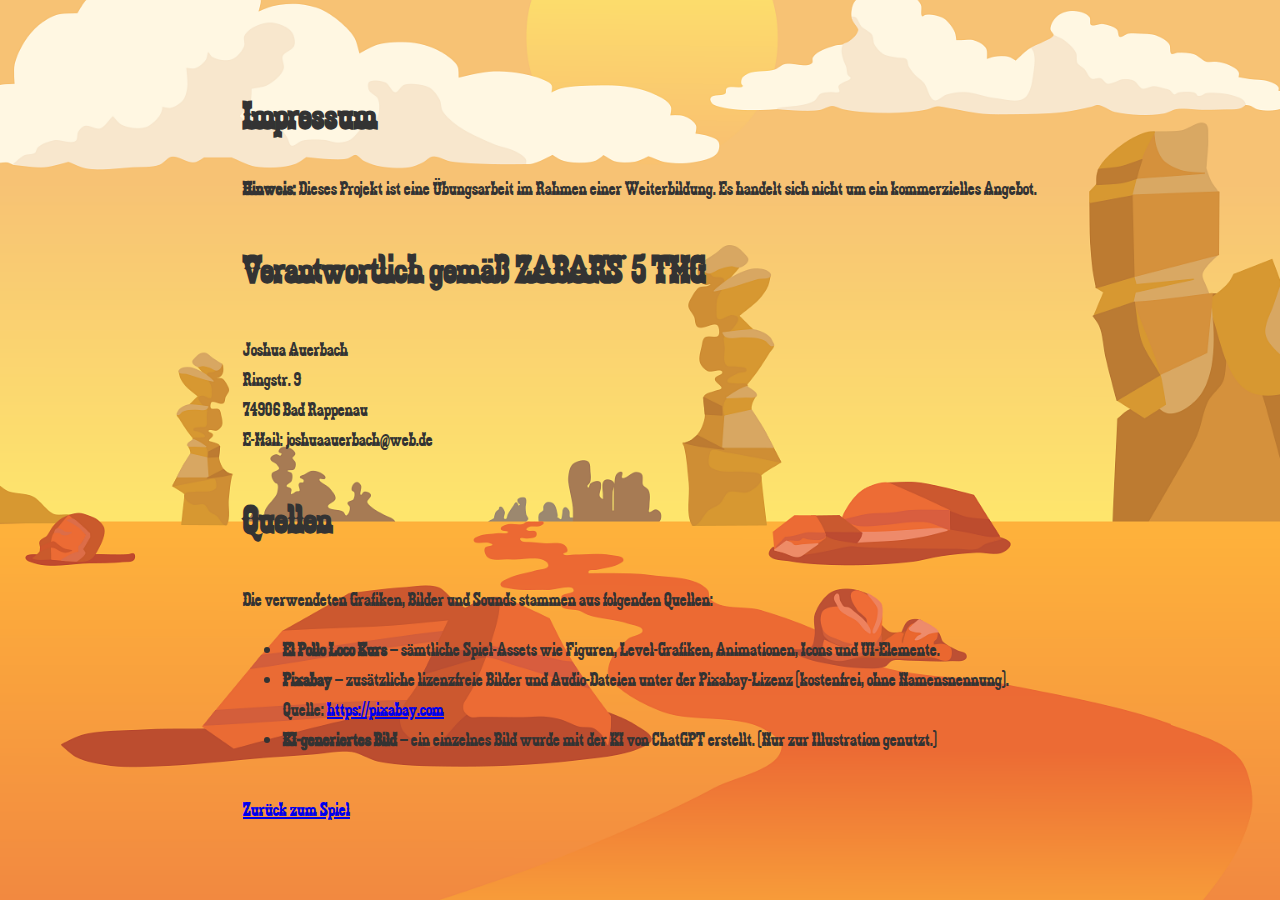
<file: html/imprint.html>
<!DOCTYPE html>
<html lang="de">
  <head>
    <meta charset="UTF-8" />
    <meta name="viewport" content="width=device-width, initial-scale=1.0" />
    <title>Impressum</title>
    <link rel="stylesheet" href="../css/base.css"/>
  </head>
  <body>
    <main
      class="impressum"
      style="max-width: 800px; margin: 20px auto; padding: 20px"
    >
      <h1>Impressum</h1>

      <p>
        <strong>Hinweis:</strong> Dieses Projekt ist eine Übungsarbeit im Rahmen
        einer Weiterbildung. Es handelt sich nicht um ein kommerzielles Angebot.
      </p>

      <h2>Verantwortlich gemäß § 5 TMG</h2>
      <p>
        Joshua Auerbach<br />
        Ringstr. 9<br />
        74906 Bad Rappenau<br />
        E-Mail: joshuaauerbach@web.de
      </p>

      <h2>Quellen</h2>

      <p>
        Die verwendeten Grafiken, Bilder und Sounds stammen aus folgenden
        Quellen:
      </p>

      <ul>
        <li>
          <strong>El Pollo Loco Kurs</strong> – sämtliche Spiel-Assets wie
          Figuren, Level-Grafiken, Animationen, Icons und UI-Elemente.
        </li>

        <li>
          <strong>Pixabay</strong> – zusätzliche lizenzfreie Bilder und
          Audio-Dateien unter der Pixabay-Lizenz (kostenfrei, ohne
          Namensnennung).
          <br />
          Quelle:
          <a href="https://pixabay.com" target="_blank">https://pixabay.com</a>
        </li>

        <li>
          <strong>KI-generiertes Bild</strong> – ein einzelnes Bild wurde mit
          der KI von ChatGPT erstellt. (Nur zur Illustration genutzt.)
        </li>
      </ul>

      <p style="margin-top: 40px">
        <a href="../index.html">Zurück zum Spiel</a>
      </p>
    </main>
  </body>
</html>
</file>
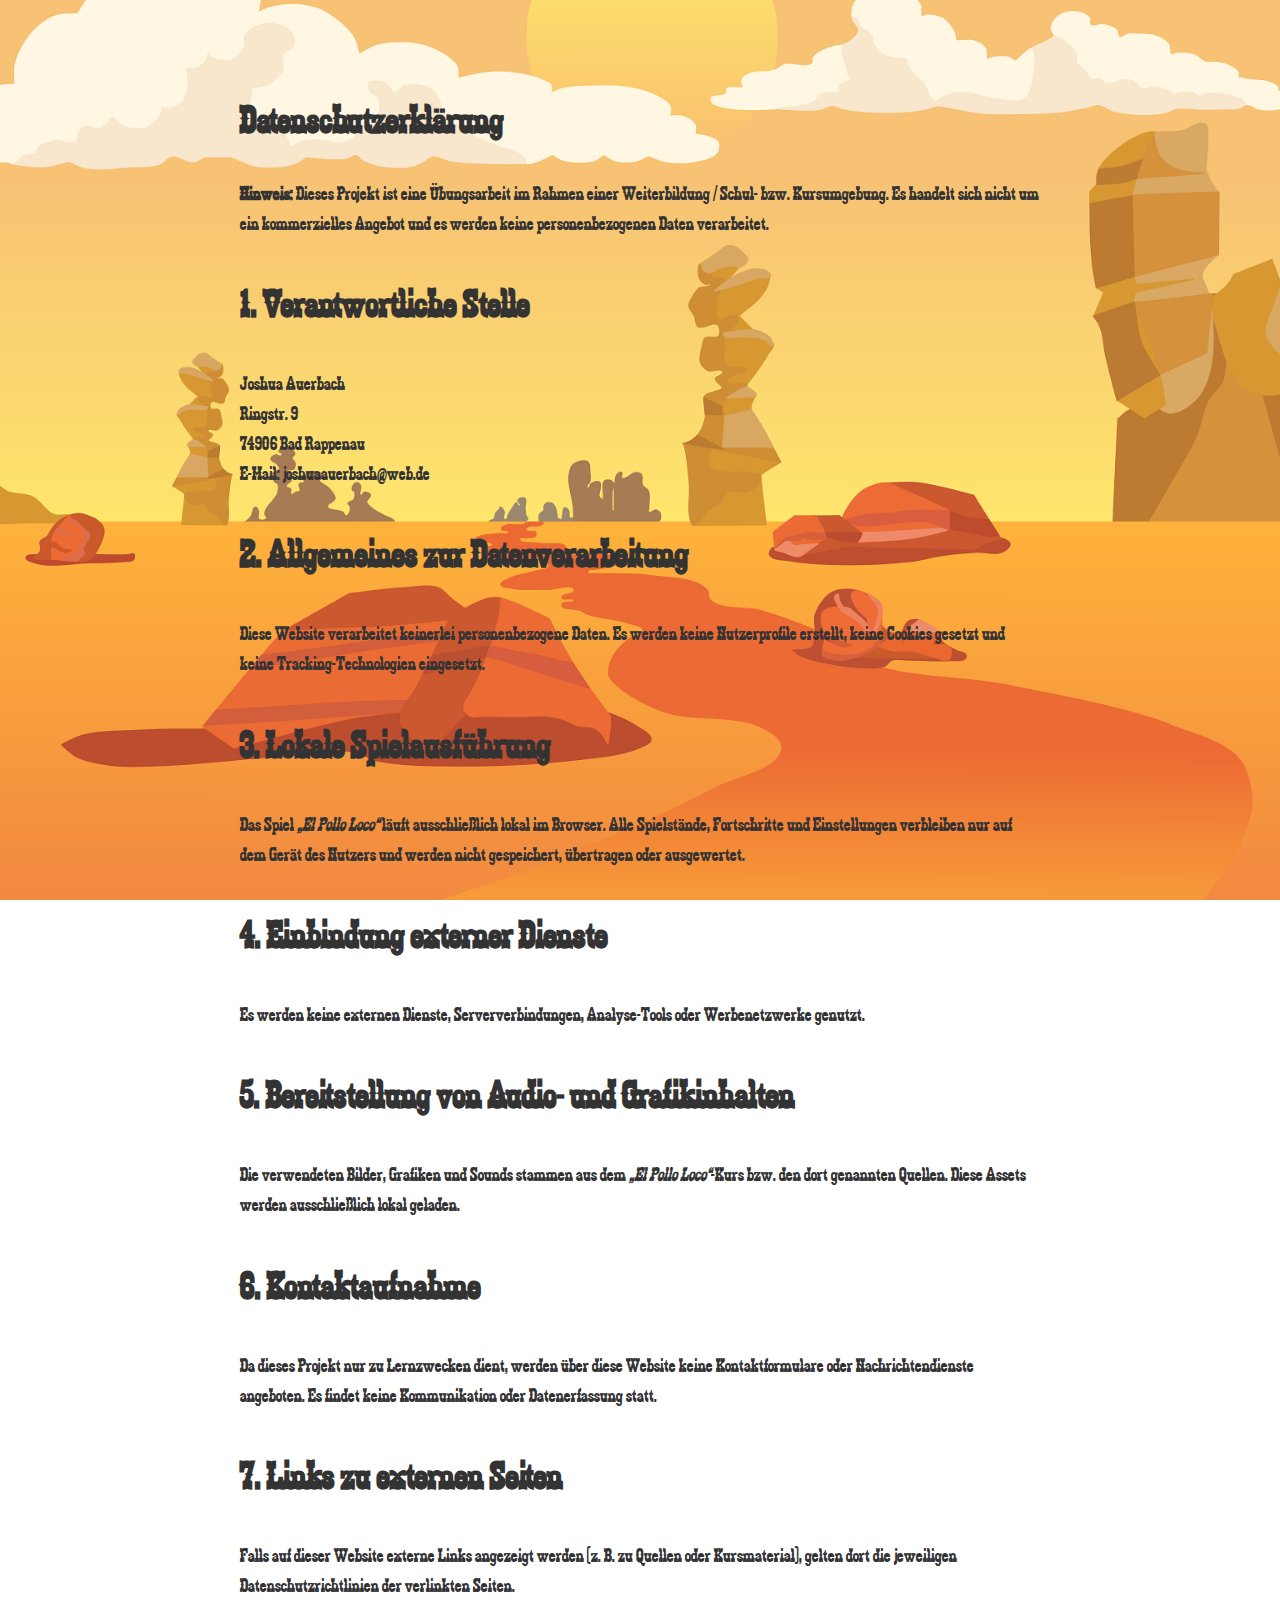
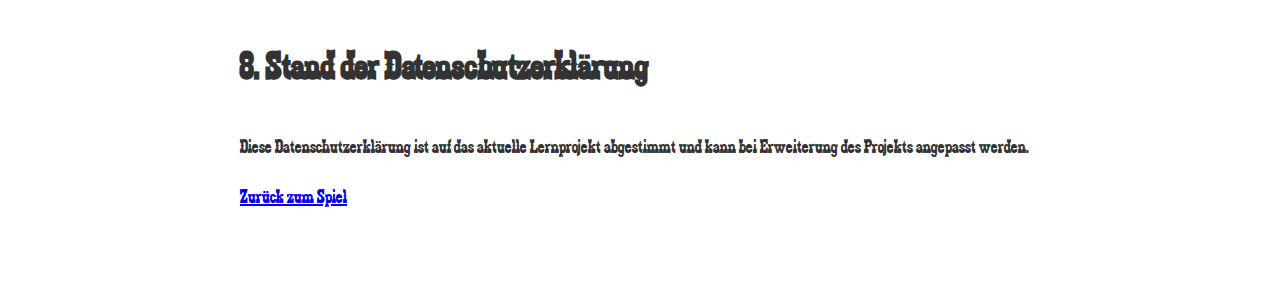
<file: html/privacy.html>
<!DOCTYPE html>
<html lang="de">
<head>
    <meta charset="UTF-8" />
    <meta name="viewport" content="width=device-width, initial-scale=1.0" />
    <title>Datenschutzerklärung</title>
    <link rel="stylesheet" href="../css/base.css"/>
</head>
<body>
    <main class="privacy" style="max-width: 800px; margin: 40px auto; padding: 20px;">
        <h1>Datenschutzerklärung</h1>

        <p><strong>Hinweis:</strong> Dieses Projekt ist eine Übungsarbeit im Rahmen einer Weiterbildung / Schul- bzw. Kursumgebung.  
        Es handelt sich nicht um ein kommerzielles Angebot und es werden keine personenbezogenen Daten verarbeitet.</p>

        <h2>1. Verantwortliche Stelle</h2>
        <p>
            Joshua Auerbach<br />
            Ringstr. 9<br />
            74906 Bad Rappenau<br />
            E-Mail: joshuaauerbach@web.de
        </p>

        <h2>2. Allgemeines zur Datenverarbeitung</h2>
        <p>
            Diese Website verarbeitet keinerlei personenbezogene Daten.  
            Es werden keine Nutzerprofile erstellt, keine Cookies gesetzt  
            und keine Tracking-Technologien eingesetzt.
        </p>

        <h2>3. Lokale Spielausführung</h2>
        <p>
            Das Spiel <em>„El Pollo Loco“</em> läuft ausschließlich lokal im Browser.  
            Alle Spielstände, Fortschritte und Einstellungen verbleiben nur  
            auf dem Gerät des Nutzers und werden nicht gespeichert, übertragen  
            oder ausgewertet.
        </p>

        <h2>4. Einbindung externer Dienste</h2>
        <p>
            Es werden keine externen Dienste, Serververbindungen, Analyse-Tools  
            oder Werbenetzwerke genutzt.
        </p>

        <h2>5. Bereitstellung von Audio- und Grafikinhalten</h2>
        <p>
            Die verwendeten Bilder, Grafiken und Sounds stammen aus dem  
            <em>„El Pollo Loco“</em>-Kurs bzw. den dort genannten Quellen.  
            Diese Assets werden ausschließlich lokal geladen.
        </p>

        <h2>6. Kontaktaufnahme</h2>
        <p>
            Da dieses Projekt nur zu Lernzwecken dient, werden über diese Website  
            keine Kontaktformulare oder Nachrichtendienste angeboten.  
            Es findet keine Kommunikation oder Datenerfassung statt.
        </p>

        <h2>7. Links zu externen Seiten</h2>
        <p>
            Falls auf dieser Website externe Links angezeigt werden (z. B. zu  
            Quellen oder Kursmaterial), gelten dort die jeweiligen  
            Datenschutzrichtlinien der verlinkten Seiten.
        </p>

        <h2>8. Stand der Datenschutzerklärung</h2>
        <p>
            Diese Datenschutzerklärung ist auf das aktuelle Lernprojekt abgestimmt  
            und kann bei Erweiterung des Projekts angepasst werden.
        </p>

        <p><a href="../index.html">Zurück zum Spiel</a></p>
    </main>
</body>
</html>
</file>
<file: css/base.css>
:root {
  --game-width: 720px;
  --game-height: 480px;
  --btn-brown: #5a3a16;
  --btn-beige: #f4e4bc;
  --btn-beige-dark: #e2d2a3;
  --btn-beige-light: #fff1ce;
  --btn-green: #2f9e44;
  --btn-green-dark: #2a8c3d;
  --btn-green-light: #3fbf58;
  --btn-green-border: #1f6f2f;
  --btn-red: #c92a2a;
  --btn-red-dark: #a51111;
  --btn-red-light: #e03b3b;
  --btn-red-border: #7e0d0d;
  --shadow-text: 0 1px 0 #000;
  --shadow-btn: 0 6px 0 rgba(0, 0, 0, 0.25);
  --shadow-btn-hover: 0 8px 0 rgba(0, 0, 0, 0.25);
  --shadow-btn-active: 0 3px 0 rgba(0, 0, 0, 0.35);
  --title-color: #5a0000;
  --title-outline: #000000;
  --depth: 800px;
}
@font-face {
  font-family: "zabars";
  src: url("../fonts/zabars.ttf") format("truetype");
}

html {
  font-size: 16px;
}
body {
  display: grid;
  place-items: center;
  min-height: 100vh;
  margin: 0;
  background: url("../img/5_background/desert-5112222_1920.png") no-repeat
    center center fixed;
  background-size: cover;
  font-family: "zabars", Arial, Helvetica, sans-serif;
  line-height: 1.25;
}

body.no-scroll {
  overflow: hidden;
}

.d-none {
  display: none !important;
}
.hidden {
  display: none !important;
}

.tumbleweed {
  position: fixed;
  bottom: 40px;
  width: 120px;
  height: auto;
  pointer-events: none;
}

.tw1 {
  left: -150px;
  animation: roll1 14s linear infinite;
}

@keyframes roll1 {
  0% {
    transform: translateX(0) translateY(0) rotate(0deg);
  }
  25% {
    transform: translateX(25vw) translateY(-60px) rotate(450deg);
  }
  50% {
    transform: translateX(50vw) translateY(0) rotate(900deg);
  }
  75% {
    transform: translateX(75vw) translateY(-60px) rotate(1350deg);
  }
  100% {
    transform: translateX(130vw) translateY(0) rotate(1800deg);
  }
}

.tw2 {
  left: -200px;
  bottom: 400px;
  width: 80px;
  animation: roll2 18s linear infinite;
}

@keyframes roll2 {
  0% {
    transform: translateX(0) translateY(0) rotate(0deg);
  }
  20% {
    transform: translateX(20vw) translateY(-90px) rotate(360deg);
  }
  40% {
    transform: translateX(40vw) translateY(0) rotate(720deg);
  }
  60% {
    transform: translateX(60vw) translateY(-90px) rotate(1080deg);
  }
  100% {
    transform: translateX(130vw) translateY(0) rotate(1440deg);
  }
}

.tw3 {
  left: -100px;
  bottom: 300px;
  width: 90px;
  animation: roll3 12s linear infinite;
}

@keyframes roll3 {
  0% {
    transform: translateX(0) translateY(0) rotate(0deg);
  }
  25% {
    transform: translateX(30vw) translateY(-50px) rotate(540deg);
  }
  50% {
    transform: translateX(60vw) translateY(0) rotate(1080deg);
  }
  75% {
    transform: translateX(90vw) translateY(-50px) rotate(1620deg);
  }
  100% {
    transform: translateX(130vw) translateY(0) rotate(2160deg);
  }
}

.main-menu {
  display: flex;
  justify-content: center;
  width: 100%;
  margin: 0 auto;
  padding: 0 16px;
  box-sizing: border-box;
  transform: translateY(0); 
}

.menu-shield {
  position: relative;
  width: min(
    100vw,
    calc(100vh * 720 / 480),
    var(--game-width)
  );
  max-width: var(--game-width); /* 720px */
}

.menu-shield-img {
  display: block;
  width: 100%;
  height: auto;
}

.menu-content {
  position: absolute;
  inset: 30% 10% 16% 10%;
  display: flex;
  flex-direction: column;
  align-items: center;
  justify-content: center; 
  gap: 48px;               
  text-align: center;
  transform: translateY(0);
}

.menu-title {
  font-size: 48px;
  color: var(--btn-beige-light);
  margin: 0;
  text-shadow: var(--shadow-text);
}

.menu-text {
  font-size: 20px;
  margin: 0 0 12px;
  color: #f8e9c5;
}

.button-container .game-btn {
  font-size: 26px;
  padding: 18px 40px;
  min-width: 260px;
}

.menu-help,
.menu-settings {
  position: relative;               
  margin: 0;
  display: flex;
  flex-direction: column;
  align-items: stretch;
  gap: 12px;
  background: rgba(0, 0, 0, 0.75);
  border-radius: 14px;
  border: 2px solid #f4e4bc;
  z-index: 20;
  padding: 24px 28px;
  width: min(100%, 520px);           
  max-height: 100vh;                   
  overflow-y: auto;                  
  box-sizing: border-box;
  scrollbar-width: thin;                     
  scrollbar-color: #f4e4bc33 transparent;    
  scrollbar-gutter: stable;   
}

.menu-help .controls-grid {
  width: 100%;
  max-width: 500px;
  margin: 0 auto;
}

.menu-help .help-buttons {
  justify-content: center;
}

.menu-section-title {
  margin: 0 0 24px;
  font-family: "zabars", Arial, Helvetica, sans-serif;
  font-size: 2.2rem;
  text-align: center;
  text-transform: uppercase;
  letter-spacing: 2px;
  color: var(--btn-beige-light);
  text-shadow: var(--shadow-text);
}

.settings-section {
  width: 100%;
  max-width: 480px;
  margin-bottom: 18px;
  text-align: left;
}

.settings-section h3 {
  margin: 0 0 8px;
  font-size: 1.4rem;
  color: var(--btn-beige-light);
  text-shadow: var(--shadow-text);
}

.settings-section label,
.settings-section p,
.settings-section li {
  font-size: 1.1rem;
  line-height: 1.4;
  color: #f8e9c5;
}

.settings-links a {
  font-size: 1.1rem;
  color: var(--btn-beige-light);
  text-decoration: underline;
}

.credits-list {
  margin: 0;
  padding-left: 18px;
}

#music-volume-slider {
  width: 100%;
  margin-top: 6px;
  accent-color: var(--btn-green);
}

.impressum,
.privacy {
  font-size: 16px;
  line-height: 1.6;
  color: #333;
}

.impressum h1,
.privacy h1,
.impressum h2,
.privacy h2 {
  font-size: 40px;
}

p,
li {
  font-size: 20px;
  line-height: 1.5;
}
</file>
